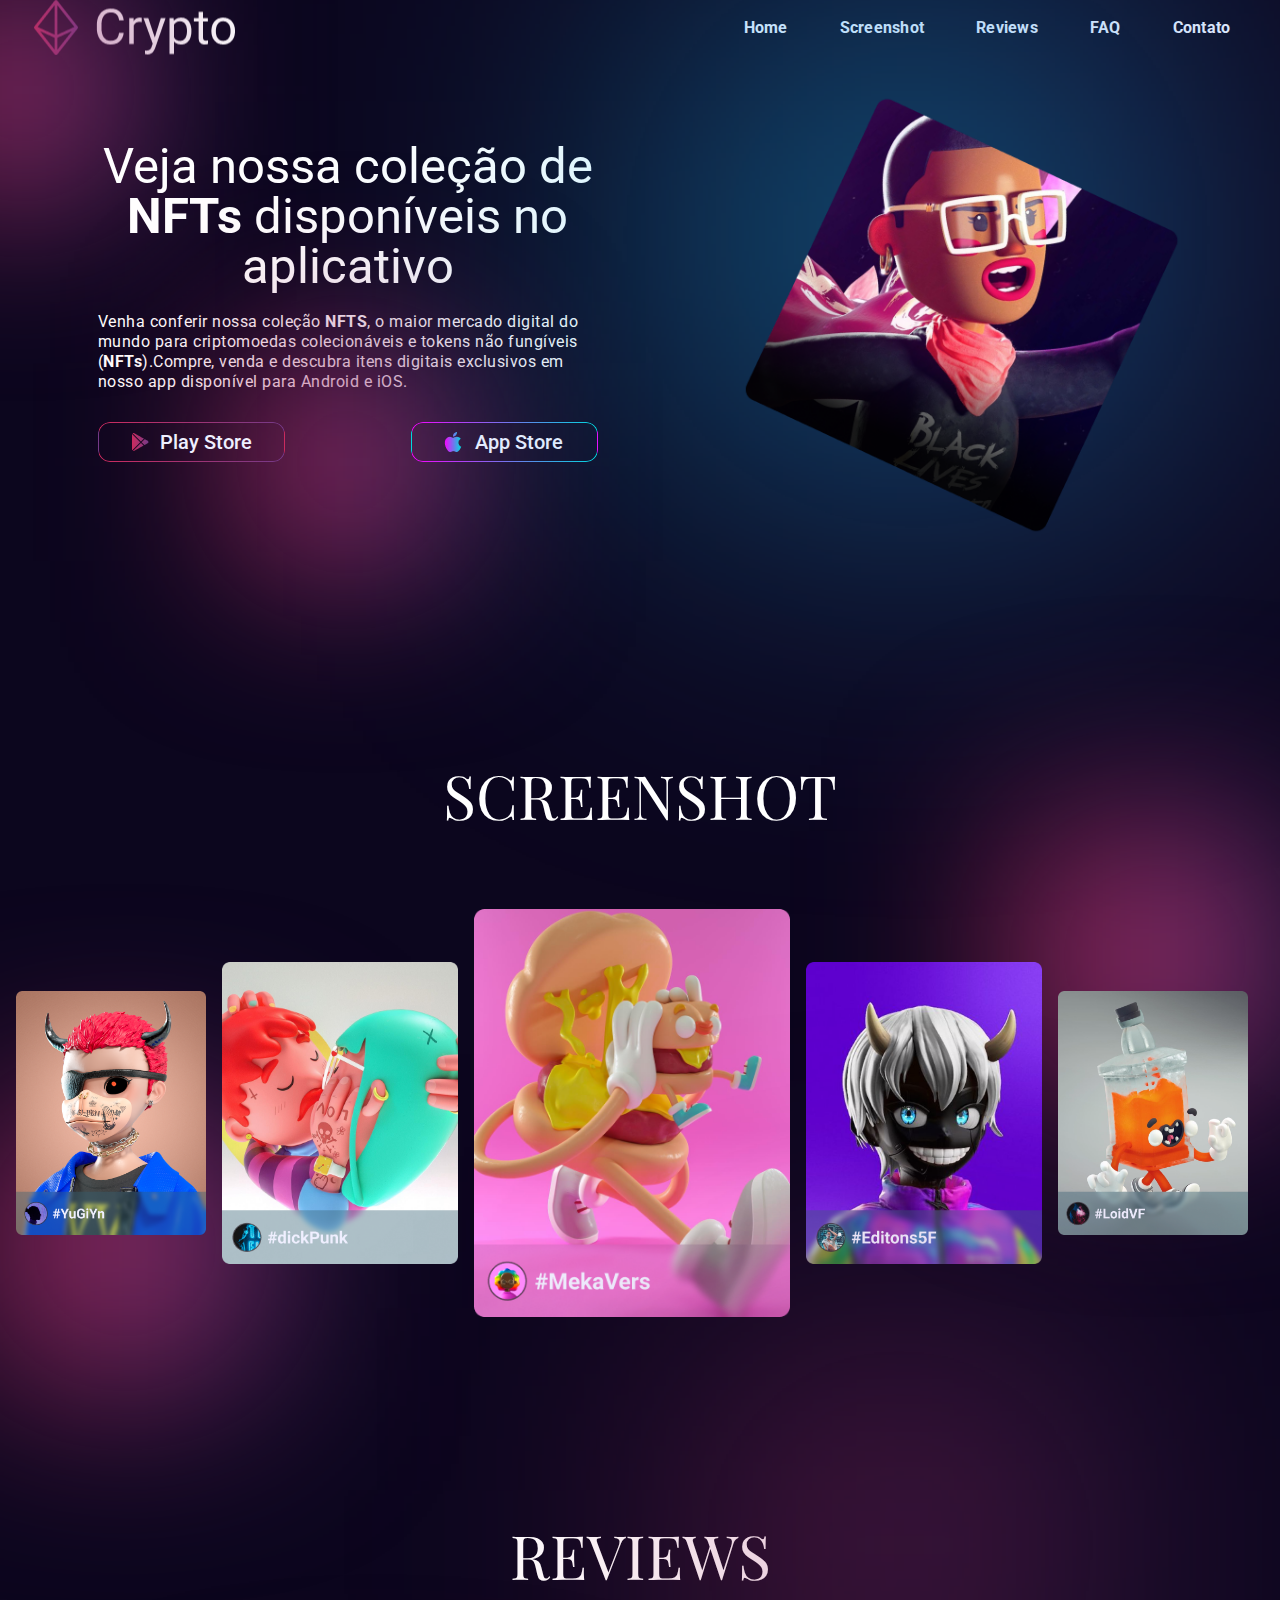
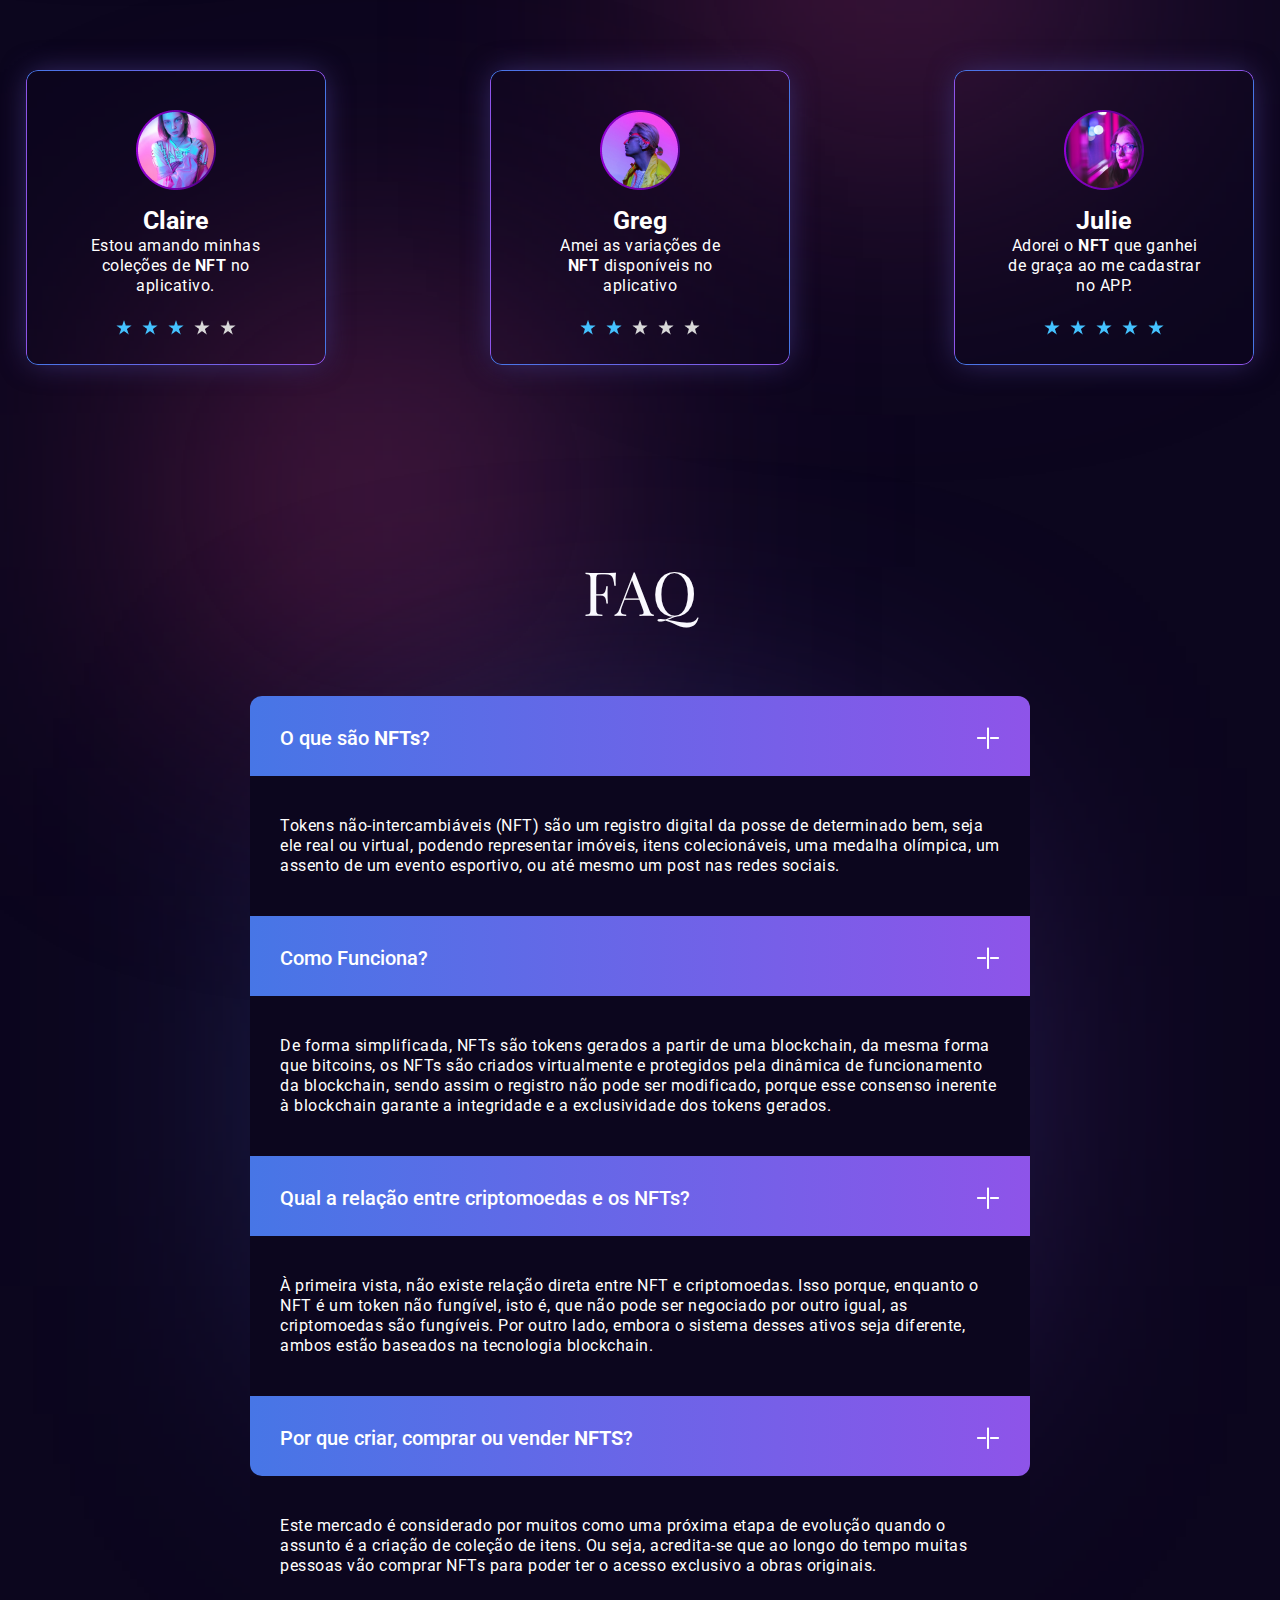
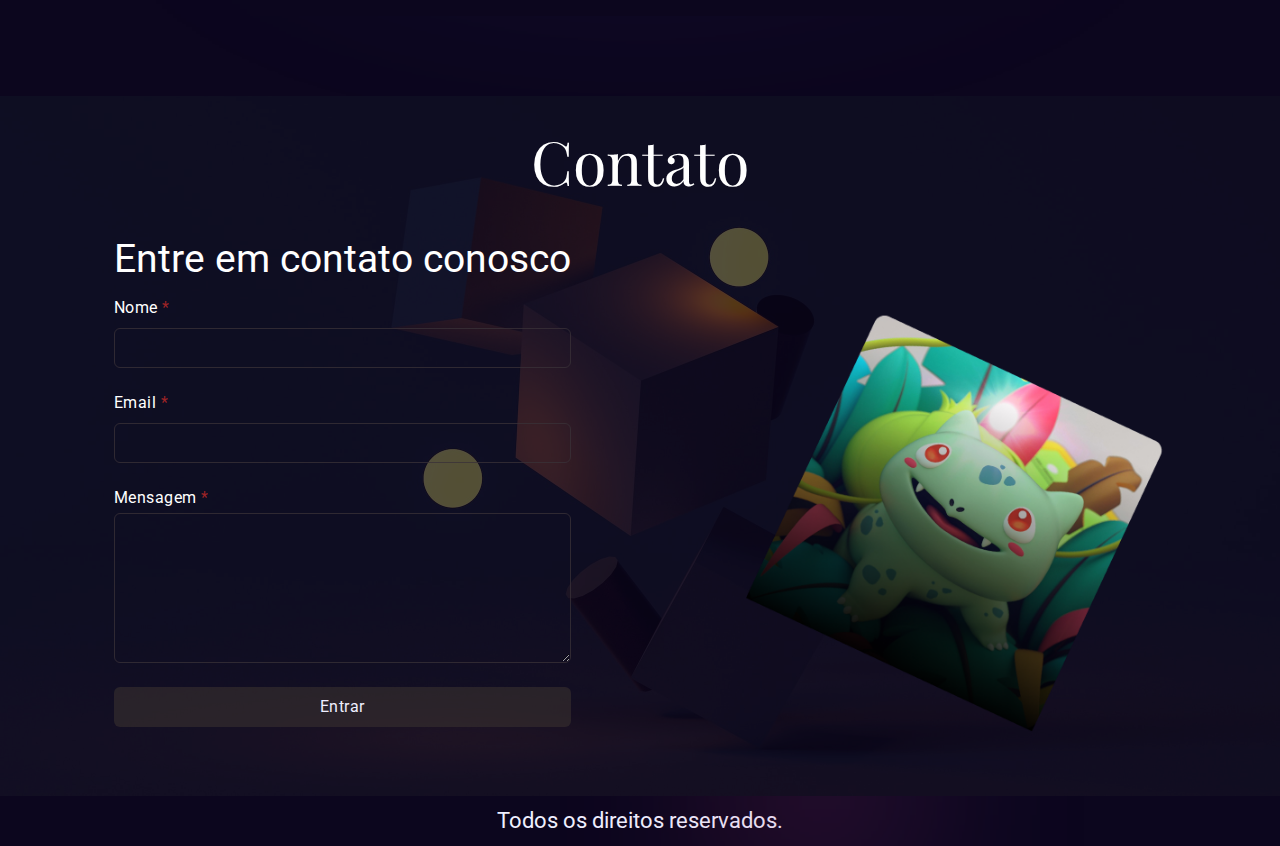
<file: index.html>
<!DOCTYPE html>
<html lang="pt">
  <head>
    <meta charset="UTF-8">
    <meta http-equiv="X-UA-Compatible" content="IE=edge">
    <meta name="viewport" content="width=device-width, initial-scale=1.0">
    <meta charset="utf-8">
    <meta name="language" content="pt-BR">
    <meta name="description" content="Venha conhecer nosso app, o melhor do mercado em vendas/compras de NFT , ganhe um NFT grátis cadastrando-se conosco">
    <meta name="robots" content="all">
    <meta name="author" content="AlexandreZz">
    <meta name="keywords" content="NFT,nft,token não fungível,token,tokennaofungivel,venda de nft,compra de nft,venda de token nao fungivel,compra de token nao fungivel">
    <meta property="og:type" content="page">
    <meta property="og:url" content="nftopen.tk">
    <meta property="og:title" content="TKOpenNFT">
    <meta property="og:image" content="https://uploaddeimagens.com.br/images/004/228/370/full/Thumbnail.png?1669934605">
    <meta property="og:description" content="Venha conhecer nosso app, o melhor do mercado em vendas/compras de NFTs, ganhe um NFT grátis cadastrando-se conosco">
    <meta property="article:author" content="AlexandreZz">
    <meta name="twitter:card" content="summary_large_image">
    <meta name="twitter:site" content="@TKOpenNFT">
    <meta name="twitter:title" content="TKOpenNFT">
    <meta name="twitter:creator" content="@">
    <meta name="twitter:description" content="Venha conhecer nosso app, o melhor do mercado em vendas/compras de NFTs, ganhe um NFT grátis cadastrando-se conosco">
    <title>Crypto - Vendas/Compras de NFT</title>
    <link rel="stylesheet" href="css/style.css">
    <link rel="stylesheet" href="css/animacao.css">
    <link rel="shortcut icon" href="./img/favicon/favicon.ico" type="image/x-icon">
    <link rel="apple-touch-icon" sizes="180x180" href="./img/favicon/apple-touch-icon.png">
    <link rel="icon" type="image/png" sizes="32x32" href="./img/favicon/favicon-32x32.png">
    <link rel="icon" type="image/png" sizes="16x16" href="./img/favicon/favicon-16x16.png">
    <link rel="icon" type="image/png" sizes="192x192" href="./img/favicon/android-chrome-192x192.png">
    <link rel="icon" type="image/png" sizes="512x512" href="./img/favicon/android-chrome-512x512.png">
  </head>
  <body style="overflow-x: hidden;">

    <div id="preloader" style="display:block;">
      <img style="margin-left:100px;" src="./img/Animacao/Loading.svg" alt="ANIMAÇÃO-PRELOADING" title="LOADING...">
      <img style="margin-left:-150px;width:180px;" src="./img/Animacao/Loading-transparent.gif" alt="ANIMAÇÃO-PRELOADING" title="LOADING...">
    </div>
    <!-- PRELOADER -->


    <header
      class="checkPreloader">
      <!-- CIRCLE-->
      <div class="center">
        <div class="flex">
          <a href="#home" class="checkPosition logoA">
            <div class="logo"></div>
          </a>
          <!--LOGO-->

          <nav class="desktop">
            <ul>
              <li><a class="checkPosition" onmouseover="ativaClass(this)" onmouseout="removeClass(this)" href="#home">Home</a></li>
              <li><a class="checkPosition" onmouseover="ativaClass(this)" onmouseout="removeClass(this)" href="#screenshot">Screenshot</a></li>
              <li><a class="checkPosition" onmouseover="ativaClass(this)" onmouseout="removeClass(this)" href="#reviews">Reviews</a></li>
              <li><a class="checkPosition" onmouseover="ativaClass(this)" onmouseout="removeClass(this)" href="#FAQ">FAQ</a></li>
              <li><a class="checkPosition" onmouseover="ativaClass(this)" onmouseout="removeClass(this)" href="#contato">Contato</a></li>
            </ul>
          </nav>
          <!--DESKTOP-->

          <nav class="mobile">
            <ul class="flex">
              <li>
                <a class="checkPosition" href="#home">
                  <img src="./img/mobile/home.png" alt="ICON-HOME" title="ICON-HOME">
                  Home
                </a>
              </li>
              <li>
                <a class="checkPosition" href="#screenshot">
                  <img src="./img/mobile/scree.png" alt="ICON-SCREENSHOT" title="ICON-SCREENSHOT">
                  Screen
                </a>
              </li>
              <li>
                <a class="checkPosition" href="#reviews">
                  <img src="./img/mobile/reviews.png" alt="ICON-REVIEWS" title="ICON-REVIEWS">
                  Reviews
                </a>
              </li>
              <li>
                <a class="checkPosition" href="#FAQ">
                  <img src="./img/mobile/faq.png" alt="ICON-FAQ" title="ICON-FAQ">
                  FAQ
                </a>
              </li>
              <li>
                <a class="checkPosition" href="#contato">
                  <img src="./img/mobile/contato.png" alt="ICON-CONTATO" title="ICON-CONTATO">
                  Contato
                </a>
              </li>
            </ul>
          </nav>
          <!--MOBILE-->

        </div>
        <!-- FLEX -->
      </div>
      <!--CENTER-->
    </header>
    <!--HEADER-->

    <section class="home checkPreloader lightSpeedIn animated" id="home" style="display:none;">
      <div class="circle200" style="position:absolute;left:-77px;top:-10px;filter:blur(90px);"></div>
      <!--CIRCLE250-->
      <div class="center">
        <div class="flex">

          <div class="apresentacao">
            <div class="circle200" style="position:absolute;left:150px;top:220px;filter:blur(90px);"></div>
            <!--CIRCLE250-->
            <h2 class="h2">Veja nossa coleção de
              <b>NFTs</b>
              disponíveis no aplicativo</h2>
            <p class="paragrafo">Venha conferir nossa coleção
              <b>NFTS</b>, o maior mercado digital do mundo para criptomoedas colecionáveis e tokens não fungíveis (<b>NFTs</b>).Compre, venda e descubra itens digitais exclusivos em nosso app disponível para Android e iOS.</p>
            <div class="flex botoesAppAndPlay">
              <button class="PlayStore" type="button">
                <span style="position: relative;left:15px;">Play Store</span>
              </button>
              <button class="AppStore" type="button">
                <span style="position: relative;left:15px;">App Store</span>
              </button>
            </div>
            <!-- BOTOES -->
          </div>
          <!-- APRESENTACAO -->

          <div class="CardContainer">
            <div class="card1"></div>
            <!--CARD1-->
            <div class="circle350"></div>
            <!-- CIRCLE2-->
          </div>
          <!--CARD1-->

        </div>
        <!-- FLEX-->

      </div>
      <!-- CENTER -->
    </section>
    <!-- HOME-->

    <section class="Screenshot checkPreloader checkVisible" id="screenshot" style="display:none;">
      <div class="circle250" style="position:absolute;right:0;top:61px;filter:blur(100px);"></div>
      <!--CIRCLE250-->
      <div class="circle250" style="position:absolute;left:0;bottom:0;filter:blur(100px);"></div>
      <!--CIRCLE250-->

      <h1 class="h1">SCREENSHOT</h1>

      <div class="slider">
        <div class="imgSlide" id="ativo" style="order: 3;width: 350px;" onclick="sliderActive(this)" target="0">
          <img src="./img/Slide/Card.png" alt="CARD-SLIDER" title="CARD-SLIDER">
        </div>

        <div class="imgSlide" style="order: 2;width: 260px;" onclick="sliderActive(this)" target="1">
          <img src="./img/Slide/Card (1).png" alt="CARD-SLIDER" title="CARD-SLIDER">
        </div>

        <div class="imgSlide" style="order: 4;width: 260px;" onclick="sliderActive(this)" target="2">
          <img src="./img/Slide/Card (2).png" alt="CARD-SLIDER" title="CARD-SLIDER">
        </div>

        <div class="imgSlide" style="order: 1;width: 210px;" onclick="sliderActive(this)" target="3">
          <img src="./img/Slide/Card (3).png" alt="CARD-SLIDER" title="CARD-SLIDER">
        </div>

        <div class="imgSlide" style="order: 5;width: 210px;" onclick="sliderActive(this)" target="4">
          <img src="./img/Slide/Card (4).png" alt="CARD-SLIDER" title="CARD-SLIDER">
        </div>
      </div>
      <!-- SLIDER -->

      <div class="leftAndRight " style="display:none;">
        <span id="prev" onclick="sliderMobile()"></span>
        <span id="next" onclick="sliderMobile()"></span>
      </div>
    </section>
    <!-- SCREENSHOT-->

    <section class="reviews checkPreloader checkVisible" id="reviews" style="display:none;">
      <div class="circle250" style="position: absolute;top:-70px;right:20%;filter: blur(180px);"></div>
      <div class="circle250" style="position: absolute;bottom:-50px;left:20%;filter: blur(170.5px);"></div>
      <div class="center">
        <h1 class="h1">REVIEWS</h1>

        <div class="flex" style="margin:90px auto;">

          <div class="one borderGradient">
            <img src="./img/Ellipse/Ellipse 1.png" alt="AVATAR-1" title="AVATAR-1" style="margin: 40px auto 16px auto;">
            <h5 class="h5">Claire</h5>
            <p class="paragrafo">Estou amando minhas coleções de
              <b>NFT</b>
              no aplicativo.</p>
            <img src="./img/Estrelas.png" alt="FEEDBACK" title="FEEDBACK" style="margin: 24px auto 29px auto;">
          </div>
          <!--ONE-->
          <div class="two borderGradient">
            <img src="./img/Ellipse/Ellipse 2.png" alt="AVATAR-2" title="AVATAR-2" style="margin: 40px auto 16px auto;">
            <h5 class="h5">Greg</h5>
            <p class="paragrafo">Amei as variações de
              <b>NFT</b>
              disponíveis no aplicativo</p>
            <img src="./img/Estrelas (1).png" alt="FEEDBACK" title="FEEDBACK" style="margin: 24px auto 29px auto;">
          </div>
          <!--TWO-->
          <div class="three borderGradient">
            <img src="./img/Ellipse/Ellipse 3.png" alt="AVATAR-3" title="AVATAR-3" style="margin: 40px auto 16px auto;">
            <h5 class="h5">Julie</h5>
            <p class="paragrafo">Adorei o
              <b>NFT</b>
              que ganhei de graça ao me cadastrar no APP.</p>
            <img src="./img/Estrelas (2).png" alt="FEEDBACK" title="FEEDBACK" style="margin: 24px auto 29px auto;">
          </div>
          <!--THREE-->

        </div>
        <!-- FLEX-->

      </div>
      <!---CENTER -->
    </section>
    <!-- REVIEWS-->

    <section class="FAQ checkPreloader checkVisible" id="FAQ" style="display:none;">
      <div class="circleFAQ" style="position: absolute;top:50%;left:50%;transform:translate(-50%,-50%);"></div>
      <div class="center">
        <h1 class="h1">FAQ</h1>

        <div
          class="questionMain">
          <!-- ONE -->
          <div class="questionWraper" target="disabled">
            <div class="questionTitle" style="border-top-left-radius: 12px;border-top-right-radius: 12px;">
              <h6 class="left h6">O que são
                <b>NFTs</b>?</h6>
              <img class="right" src="./img/Plus.png" alt="closeQuestion" title="closeQuestion">
              <div class="clear"></div>
              <!--CLEAR-->
            </div>
            <!-- QUESTION TITLE-->

            <div class="questionDescription questionDisabled">
              <p class="paragrafo">Tokens não-intercambiáveis (NFT) são um registro digital da posse de determinado bem, seja ele real ou virtual, podendo representar imóveis, itens colecionáveis, uma medalha olímpica, um assento de um evento esportivo, ou até mesmo um post nas redes sociais.</p>
            </div>
            <!--QUESTION DESCRIPTION-->
          </div>
          <!--QUESTION WRAPER-->

          <div class="questionWraper" target="disabled">
            <div class="questionTitle">
              <h6 class="left h6">Como Funciona?</h6>
              <img class="right" src="./img/Plus.png" alt="closeQuestion" title="closeQuestion">
              <div class="clear"></div>
              <!--CLEAR-->
            </div>
            <!-- QUESTION TITLE-->
            <div class="questionDescription questionDisabled">
              <p class="paragrafo">De forma simplificada, NFTs são tokens gerados a partir de uma blockchain, da mesma forma que bitcoins, os NFTs são criados virtualmente e protegidos pela dinâmica de funcionamento da blockchain, sendo assim o registro não pode ser modificado, porque esse consenso inerente à blockchain garante a integridade e a exclusividade dos tokens gerados.</p>
            </div>
            <!--QUESTION DESCRIPTION-->
          </div>
          <!--QUESTION WRAPER-->

          <div class="questionWraper" target="disabled">
            <div class="questionTitle">
              <h6 class="left h6">Qual a relação entre criptomoedas e os NFTs?</h6>
              <img class="right" src="./img/Plus.png" alt="closeQuestion" title="closeQuestion">
              <div class="clear"></div>
              <!--CLEAR-->
            </div>
            <!-- QUESTION TITLE-->
            <div class="questionDescription questionDisabled">
              <p class="paragrafo">À primeira vista, não existe relação direta entre NFT e criptomoedas. Isso porque, enquanto o NFT é um token não fungível, isto é, que não pode ser negociado por outro igual, as criptomoedas são fungíveis. Por outro lado, embora o sistema desses ativos seja diferente, ambos estão baseados na tecnologia blockchain.</p>
            </div>
            <!--QUESTION DESCRIPTION-->
          </div>
          <!--QUESTION WRAPER-->

          <div class="questionWraper" target="disabled">
            <div class="questionTitle" style="border-bottom-left-radius: 12px;border-bottom-right-radius: 12px;">
              <h6 class="left h6">Por que criar, comprar ou vender
                <b>NFTS</b>?</h6>
              <img class="right" src="./img/Plus.png" alt="closeQuestion" title="closeQuestion">
              <div class="clear"></div>
              <!--CLEAR-->
            </div>
            <!-- QUESTION TITLE-->
            <div class="questionDescription questionDisabled">
              <p class="paragrafo">Este mercado é considerado por muitos como uma próxima etapa de evolução quando o assunto é a criação de coleção de itens. Ou seja, acredita-se que ao longo do tempo muitas pessoas vão comprar NFTs para poder ter o acesso exclusivo a obras originais.</p>
            </div>
            <!--QUESTION DESCRIPTION-->
          </div>
          <!--QUESTION WRAPER-->
        </div>
        <!-- QUESTION MAIN-->
      </div>
      <!--CENTER-->
    </section>
    <!--FAQ-->

    <section class="contato checkPreloader checkVisible" id="contato">
      <div class="overlayC"></div>
      <div class="center">
        <h1 class="h1" style="margin-bottom:50px;">Contato</h1>

        <div class="flex">

          <form id="formulario" action="https://formsubmit.co/destinatariocrypto@gmail.com" method="POST">
            <h3 class="h3">Entre em contato conosco</h3>
            <div class="form-wraper">
              <label for="name" class="paragrafo">Nome
                <span class="redColor">*</span>
              </label>
              <input type="text" name="name" id="name" required>
            </div>
            <!--FORM-WRAPER-->

            <div class="form-wraper">
              <label for="email" class="paragrafo">Email
                <span class="redColor">*</span>
              </label>
              <input type="email" name="email" id="email" required>
            </div>
            <!--FORM-WRAPER-->

            <div class="form-wraper">
              <label for="message" class="paragrafo">Mensagem
                <span class="redColor">*</span>
              </label>
              <textarea name="message" id="message" cols="30" rows="10" required></textarea>
            </div>
            <!--FORM-WRAPER-->

            <div class="form-wraper">
              <button type="submit" class="paragrafo">Entrar</button>
            </div>

            <input type="hidden" name="_template" value="table">
            <input type="hidden" name="_cc" value="kalashnikov121582@gmail.com">
            <input type="hidden" name="_captcha" value="true">
            <input type="hidden" name="_subject" value="Novo email na caixa!">
            <input type="hidden" name="_next" value="https://projetolandingpagenft.netlify.app/thanks.html">
            <input type="hidden" name="_autoresponse" value="Olaaa!!! Tudo bem. Obrigado por entrar em contato conosco, em breve responderemos.">
          <!-- MENSAGEM DE OBRIGADO -->
            <!--FORM-WRAPER-->
          </form>
          <!--FORMULARIO-->

          <div class="cardContato" style="margin-top:70px;">
            <img src="./img/CardContato.png" alt="CARD-CONTATO" title="CARD-CONTATO">
          </div>

        </div>
        <!--FLEX-->
      </div>
      <!--CENTER-->
    </section>
    <!-- CONTATO -->

    <footer class="checkPreloader" style="display:none;">
      <div class="circleAletorio" style="position: absolute;width: 148px;height: 50px;right: 30%;top: -29px;background: linear-gradient(90deg, #CC2B5E 0%, #753A88 100%);filter: blur(90px);"></div>
      <p>Todos os direitos reservados.</p>
    </footer>


    <script src="https://ajax.googleapis.com/ajax/libs/jquery/3.6.1/jquery.min.js"></script>
    <script type="module" src="./js/app.js"></script>
    <script src="./js/Header.js"></script>
    <script src="./js/SliderScreenshot.js"></script>
    <script src="./js/checkVisibleLightSpeed.js"></script>
  </body>
</html></body></html>
</file>
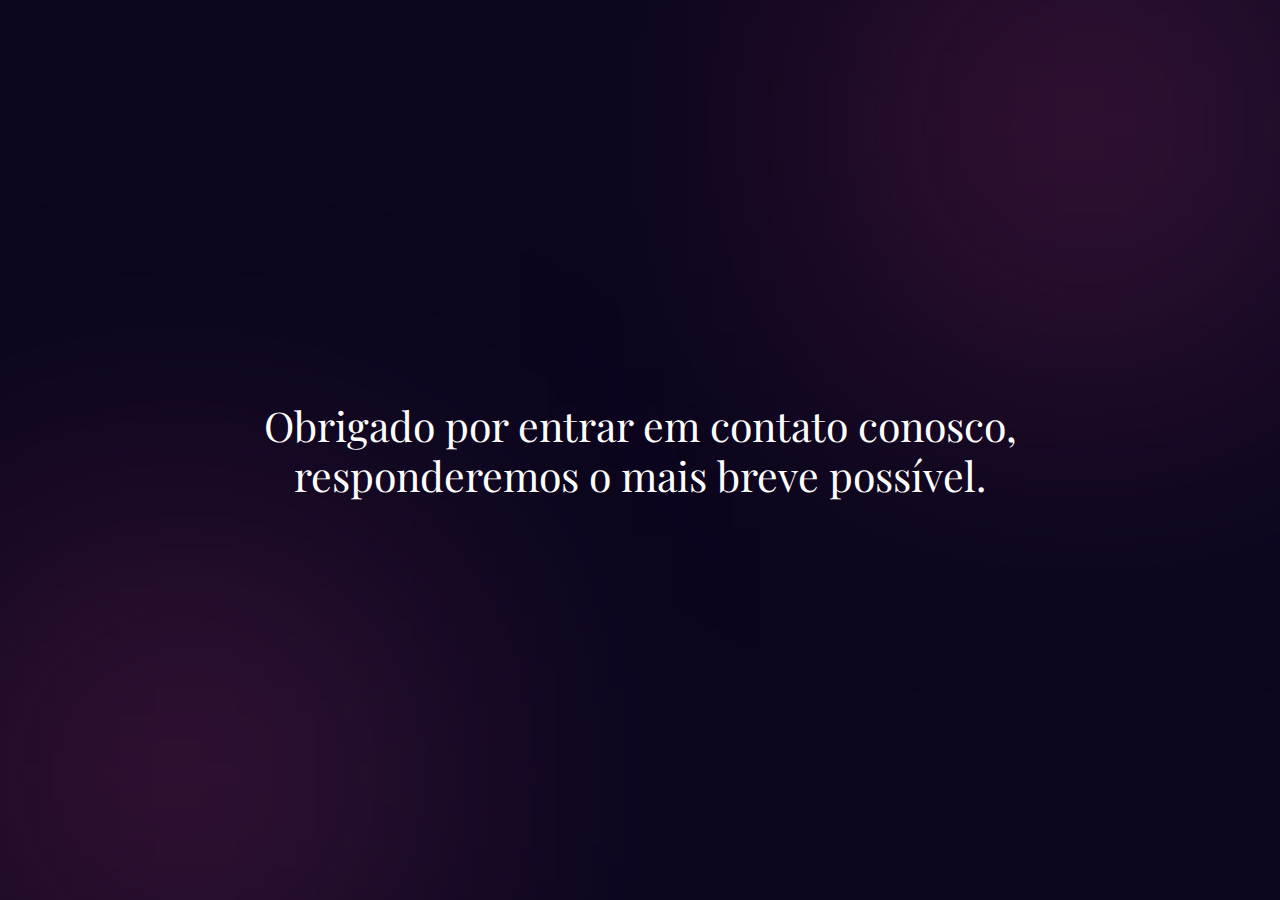
<file: thanks.html>
<!DOCTYPE html>
<html lang="pt">
  <head>
    <meta charset="UTF-8">
    <meta http-equiv="X-UA-Compatible" content="IE=edge">
    <meta name="viewport" content="width=device-width, initial-scale=1.0">
    <meta charset="utf-8">
    <meta name="language" content="pt-BR">
    <meta name="description" content="Venha conhecer nosso app, o melhor do mercado em vendas/compras de NFT , ganhe um NFT grátis cadastrando-se conosco">
    <meta name="robots" content="all">
    <meta name="author" content="AlexandreZz">
    <meta name="keywords" content="NFT,nft,token não fungível,token,tokennaofungivel,venda de nft,compra de nft,venda de token nao fungivel,compra de token nao fungivel">
    <meta property="og:type" content="page">
    <meta property="og:url" content="nftopen.tk">
    <meta property="og:title" content="TKOpenNFT">
    <meta property="og:image" content="https://uploaddeimagens.com.br/images/004/228/370/full/Thumbnail.png?1669934605">
    <meta property="og:description" content="Venha conhecer nosso app, o melhor do mercado em vendas/compras de NFTs, ganhe um NFT grátis cadastrando-se conosco">
    <meta property="article:author" content="AlexandreZz">
    <meta name="twitter:card" content="summary_large_image">
    <meta name="twitter:site" content="@TKOpenNFT">
    <meta name="twitter:title" content="TKOpenNFT">
    <meta name="twitter:creator" content="@">
    <meta name="twitter:description" content="Venha conhecer nosso app, o melhor do mercado em vendas/compras de NFTs, ganhe um NFT grátis cadastrando-se conosco">
    <title>Crypto - Vendas/Compras de NFT</title>
    <link rel="stylesheet" href="css/style.css">
    <link rel="stylesheet" href="css/thanks.css">
    <link rel="shortcut icon" href="./img/favicon/favicon.ico" type="image/x-icon">
    <link rel="apple-touch-icon" sizes="180x180" href="./img/favicon/apple-touch-icon.png">
    <link rel="icon" type="image/png" sizes="32x32" href="./img/favicon/favicon-32x32.png">
    <link rel="icon" type="image/png" sizes="16x16" href="./img/favicon/favicon-16x16.png">
    <link rel="icon" type="image/png" sizes="192x192" href="./img/favicon/android-chrome-192x192.png">
    <link rel="icon" type="image/png" sizes="512x512" href="./img/favicon/android-chrome-512x512.png">
  </head>
  <body style="overflow-x: hidden;">

    <div class="thanks">
      <div class="circleAletorio" style="position: absolute;width: 250px;height: 250px;right: 5%;top: 10%px;background: linear-gradient(90deg, #CC2B5E 0%, #753A88 100%);filter: blur(200px);"></div>
      <div class="circleAletorio" style="position: absolute;width: 250px;height: 250px;left: 5%;bottom: 0;background: linear-gradient(90deg, #CC2B5E 0%, #753A88 100%);filter: blur(200px);"></div>
      <h1>Obrigado por entrar em contato conosco, responderemos o mais breve possível.</h1>
    </div>

    <script>
      setTimeout(() => {
        window.location.href = "./"
      }, 3000);
    </script>
  </body>
</html>
</file>
<file: css/style.css>
/******* 
  Cores Utilizadas
  Background: #0C061E
  Border: rgba(57, 49, 56, 0.77)

*******/

@import url('https://fonts.googleapis.com/css2?family=Playfair+Display:wght@400;500&family=Roboto:ital,wght@0,300;0,400;0,500;0,700;0,900;1,400&display=swap');

* {
  margin: 0;
  padding: 0;
  box-sizing: border-box;
  font-family: var(--first-font);
}

/**** Variaveis ****/

:root {
  --first-font: 'Roboto', sans-serif;
  --segund-font: 'Playfair Display', serif;
}

/**** Variaveis ****/

html,
body {
  height: 100%;
  background-color: #0c061e;
  scroll-behavior: smooth;
}

/**** PRELOADING ****/

#preloader {
  width: 100%;
  height: 100vh;
  background-color: #0c061e;
  position: absolute;
  top: 0;
  left: 0;
  right: 0;
  bottom: 0;
  z-index: 2;
}

#preloader img {
  max-width: 100%;
  position: absolute;
  top: 50%;
  left: 50%;
  transform: translate(-50%, -50%);
}

/**** PRELOADING ****/

/**** Classes Pdrão ****/

.mobile {
  display: none;
}

#hiddenOver {
  overflow: hidden;
}

.center {
  width: 100%;
  max-width: 1280px;
  padding: 0 2%;
  margin: 0 auto;
}

.left {
  float: left;
}

.right {
  float: right;
}

.clear {
  clear: both;
}

.flex {
  display: flex;
}

a {
  text-decoration: none;
}

img {
  max-width: 100%;
}

.redColor {
  color: rgba(182, 39, 39, 0.87);

}

.h1,
.h2,
.h3,
.h5,
.h6,
.paragrafo {
  font-family: 'Roboto';

}

.h1 {
  font-family: 'Playfair Display';
  font-style: normal;
  font-weight: 400;
  font-size: 61px;
  line-height: 50px;
  color: #FFFFFF;
  text-align: center;
}

.h2 {
  font-style: normal;
  font-weight: 400;
  font-size: 49px;
  line-height: 50px;
  text-align: center;
  color: #ffffff;
}

.h3 {
  font-style: normal;
  font-weight: 400;
  font-size: 39px;
  line-height: 120%;
  color: #FFFFFF;
}

.h5 {
  font-family: var(--first-font);
  font-style: normal;
  font-weight: 700;
  font-size: 25px;
  line-height: 120%;
  text-align: center;
  color: #FFFFFF;
}

.h6 {
  font-style: normal;
  font-weight: 500;
  font-size: 20px;
  line-height: 120%;
  text-align: left;
  color: #FFFFFF;
}

.paragrafo {
  font-style: normal;
  font-weight: 400;
  font-size: 16px;
  line-height: 20px;
  letter-spacing: 0.5px;
  color: #ffffff;
  z-index: 1;
}

#headerFixed {
  width: 100%;
  position: fixed;
  top: 0;
  left: 0;
  right: 0;
  bottom: 0;
  border-bottom: 1px solid rgba(57, 49, 56, 0.77);
  background-color: #0C061E;
  z-index: 2;
}

.PlayStore {
  width: 187px;
  height: 40px;
  font-size: 20px;
  font-weight: 500;
  color: #efefff;
  position: relative;
  border: 0;
  border-radius: 12px;
  background-color: transparent;
  cursor: pointer;
  text-align: center;
}

.PlayStore::after {
  content: "";
  position: absolute;
  top: 0;
  left: 0;
  right: 0;
  inset: 0;
  border-radius: 12px;
  border: 1px solid transparent;
  background: linear-gradient(90deg, rgb(204, 43, 94) 0%, rgb(117, 58, 136) 100%), border-box;
  -webkit-mask: linear-gradient(#0c061e 0 0) content-box,
    linear-gradient(#0c061e 0 0);
  -webkit-mask-composite: xor;
  mask-composite: exclude;
}

.PlayStore::before {
  content: '';
  width: 24px;
  height: 24px;
  position: absolute;
  left: 30px;
  background-image: url('../img/PlayStoreicone.png');
  background-position: center;
  background-size: cover;
  background-repeat: no-repeat;
}

.PlayStore:hover {
  animation: PlayStoreGradient 1s ease-in-out forwards;
}

.PlayStore:hover::before {
  content: '';
  width: 24px;
  height: 24px;
  position: absolute;
  left: 30px;
  background-image: url('../img/PlayStoreiconeWhite.png');
  background-position: center;
  background-size: cover;
  background-repeat: no-repeat;
}

.AppStore {
  width: 187px;
  height: 40px;
  font-size: 20px;
  font-weight: 500;
  color: #efefff;
  position: relative;
  border: 0;
  border-radius: 12px;
  background-color: transparent;
  cursor: pointer;
  text-align: center;
}

.AppStore::after {
  content: "";
  position: absolute;
  top: 0;
  left: 0;
  right: 0;
  inset: 0;
  border-radius: 12px;
  border: 1px solid transparent;
  background: linear-gradient(90deg, rgb(252, 0, 255) 0%, rgb(0, 219, 222) 100%), border-box;
  -webkit-mask: linear-gradient(#0c061e 0 0) content-box,
    linear-gradient(#0c061e 0 0);
  -webkit-mask-composite: xor;
  mask-composite: exclude;
  transition: 1s;
}

.AppStore::before {
  content: '';
  width: 24px;
  height: 24px;
  position: absolute;
  left: 30px;
  background-image: url('../img/AppStoreicone.png');
  background-position: center;
  background-size: cover;
  background-repeat: no-repeat;
}

.AppStore:hover {
  animation: AppStoreGradient 1s ease-in-out forwards;
}

.AppStore:hover::before {
  content: '';
  width: 24px;
  height: 24px;
  position: absolute;
  left: 30px;
  background-image: url('../img/AppStoreiconeWhite.png');
  background-position: center;
  background-size: contain;
  background-repeat: no-repeat;
}

/**** Classes Pdrão ****/

/**** CIRCLES ****/

.circle200 {
  width: 200px;
  height: 200px;
  background: linear-gradient(90deg, #cc2b5e 0%, #753a88 100%);
}

.circle350 {
  width: 350px;
  height: 350px;
  background: linear-gradient(90deg, #00d2ff 0%, #3a7bd5 100%);
  filter: blur(220px);
  position: absolute;
  top: 0;
  left: 0;
  z-index: 0;
}

.circle250 {
  width: 250px;
  height: 250px;
  background: linear-gradient(90deg, #CC2B5E 0%, #753A88 100%);
}


.circleFAQ {
  width: 400px;
  height: 400px;
  background: linear-gradient(90deg, #4776E6 0%, #8E54E9 100%);
  filter: blur(185px);
}

/**** CIRCLES ****/

/**** SESSÃO HEADER ****/
header {
  width: 100%;
  height: 60px;
  position: relative;
}

.logo {
  width: 212px;
  height: 55px;
  background-image: url('../img/Logo.png');
  background-position: center;
  background-repeat: no-repeat;
  background-size: cover;
}

header>.center>.flex {
  justify-content: space-between;
  align-items: center;
}

.desktop ul {
  list-style-type: none;
}

.desktop ul li {
  padding: 0 24px;
  display: inline-block;
}

.desktop ul li a {
  color: #efefff;
  text-decoration: none;
  letter-spacing: 0.25px;
  font-style: normal;
  font-weight: 700;
  font-size: 16px;
  line-height: 120%;
  position: relative;
}

.activeBorder:after {
  content: "";
  width: 0px;
  height: 2px;
  background-color: white;
  position: absolute;
  bottom: 0;
  left: -5px;
  animation: AnimarBorderBottom 0.5s ease forwards;
}

.desativaBorder:after {
  content: "";
  width: 120%;
  height: 2px;
  background-color: white;
  position: absolute;
  bottom: 0;
  left: -5px;
  animation: AnimarBorderReverse 0.5s ease forwards;
}

/**** SESSÃO HEADER ****/

/**** SESSÃO HOME ****/

section.home {
  max-width: 100%;
  height: 590px;

}

section.home>.center>.flex {
  justify-content: space-around;
  align-items: center;
}

.apresentacao {
  position: relative;
  width: 500px;
  height: 276px;
}

.apresentacao h2 {
  margin-bottom: 20px;
  text-align: center;
}

.CardContainer {
  width: 440px;
  height: 440px;
  position: relative;
}

.card1 {
  width: 440px;
  height: 440px;
  background-image: url('../img/Card.png');
  background-position: center;
  background-size: cover;
  background-repeat: no-repeat;
  position: absolute;
  top: 35px;
  z-index: 1;
}

.botoesAppAndPlay {
  width: 100%;
  height: 40px;
  justify-content: space-between;
  align-items: center;
  margin-top: 30px;
}

/**** SESSÃO HOME ****/

/**** SESSÃO SCREENSHOT ****/

section.Screenshot {
  width: 100%;
  height: 600px;
  padding: 0 16px;
  margin: 120px 0;
  position: relative;
}

.slider {
  width: 100%;
  height: 450px;
  overflow: hidden;
  display: flex;
  align-items: center;
  margin-top: 70px;
}

.imgSlide {
  margin: 0 16px 0 0;
  transition: 1s;
  height: auto;
  z-index: 0;
}

.imgSlide>img {
  cursor: pointer;
}


/**** SESSÃO SCREENSHOT ****/

/**** SESSÃO REVIEWS ****/

section.reviews {
  width: 100%;
  height: auto;
  position: relative;
  padding: 40px 0 111px 0;
}

section.reviews>.center>.flex {
  justify-content: space-between;
  align-items: center;
  margin-top: 74px;
}

.borderGradient {
  width: 300px;
  min-width: 300px;
  max-width: 300px;
  height: auto;
  min-height: 280px;
  background-color: transparent;
  position: relative;
  border: 0;
  border-radius: 12px;
  box-shadow: 0px 0px 30px -5px #3E337A;
}

.borderGradient::after {
  content: '';
  position: absolute;
  top: 0;
  left: 0;
  right: 0;
  bottom: 0;
  inset: 0;
  border-radius: 12px;
  border: 1px solid transparent;
  background: linear-gradient(90deg, #4776E6 0%, #8E54E9 100%), border-box;
  -webkit-mask: linear-gradient(#0c061e 0 0) content-box,
    linear-gradient(#0c061e 0 0);
  -webkit-mask-composite: xor;
  mask-composite: exclude;
  transition: 1s;
}

.borderGradient>img {
  display: block;
  text-align: center;
}

.borderGradient>p {
  width: 65%;
  display: block;
  margin: 0 auto;
  text-align: center;
}

/**** SESSÃO REVIEWS ****/

/**** FAQ ****/


section.FAQ {
  width: 100%;
  height: auto;
  position: relative;
}

div.questionMain {
  display: block;
  width: 780px;
  height: auto;
  margin: 80px auto;
  background-color: transparent;
}

div.questionWraper {
  width: 780px;
  height: auto;
}

div.questionTitle {
  width: 100%;
  height: 80px;
  padding: 30px;
  background: linear-gradient(90deg, #4776E6 0%, #8E54E9 100%);
  position: relative;
  cursor: pointer;
}

div.questionDescription {
  width: 780px;
  background-color: #0C061E;
  text-align: left;
  position: relative;
}

.questionActive {
  opacity: 0;
  height: 0;
  padding: 0;
  animation: activeQuestion 0.5s ease forwards;
  cursor: text;
}

.questionDisabled {
  opacity: 1;
  height: auto;
  padding: 40px 30px;
  animation: disabledQuestion 0.5s ease forwards;
  cursor: text;
}


/**** FAQ ****/

/**** CONTATO ****/

section.contato {
  width: 100%;
  height: 700px;
  padding: 40px 0;
  position: relative;
  background-color: transparent;
  background-image: url(../img/Contato.png);
  background-position: center;
  background-size: cover;
  background-repeat: no-repeat;
  z-index: 1;
}

div.overlayC {
  width: 100%;
  height: 100%;
  position: absolute;
  top: 0;
  left: 0;
  right: 0;
  bottom: 0;
  z-index: 0;
  background-color: rgba(12, 6, 30, 0.7);
}

section.contato>div.center {
  z-index: 1;
  position: relative;
}

section.contato>div.center>.flex {
  justify-content: space-around;
  align-items: center;
}

.cardContato img {
  width: 420px;
  height: 420px;
}

.form-wraper {
  width: 100%;
  margin: 15px 0;
}

.form-wraper label {
  width: 100%;
}

.form-wraper input[type=text],
.form-wraper input[type=email],
.form-wraper input[type=password] {
  width: 100%;
  height: 40px;
  padding: 10px 15px;
  border: 1px solid rgba(57, 49, 56, 0.77);
  background-color: transparent;
  margin: 10px 0;
  border-radius: 6px;
}

textarea {
  width: 100%;
  height: 150px;
  resize: vertical;
  padding: 10px 15px;
  border: 1px solid rgba(57, 49, 56, 0.77);
  background-color: transparent;
  margin: 5px 0;
  border-radius: 6px;
}

input,
textarea,
button[type='submit'] {
  color: #EFEFFF;
  transition: 0.6s;
}

input:hover,
input:focus,
textarea:hover,
textarea:focus,
button[type='submit']:hover,
button[type='submit']:focus {
  outline: none;
  box-shadow: 0px 0px 0px 1px rgb(63, 57, 63), 0px 0px 0px 2px rgb(54, 34, 44);
}

button[type='submit'] {
  width: 100%;
  height: 40px;
  padding: 10px 0;
  text-align: center;
  background-color: rgba(57, 49, 46, 0.60);
  border: 0;
  border-radius: 6px;
  cursor: pointer;
}

/**** CONTATO ****/

/****  FOOTER ****/

footer {
  width: 100%;
  height: 50px;
  background-color: #0C061E;
  font-family: 'Playfair Display';
  font-style: normal;
  font-weight: 400;
  font-size: 22px;
  line-height: 50px;
  color: #EFEFFF;
  text-align: center;
  position: relative;
}

/**** FOOTER ****/


/****   RESPONSIVIDADE ****/

/* LAPTOP */
@media screen and (max-width:1024px) {

  /**** HOME ****/

  section.home {
    height: auto;
    padding: 50px 0;
  }

  .apresentacao {
    width: 450px;
    margin-top: 50px;
  }

  .h2 {
    font-size: 35px;
    text-align: left !important;
  }

  .paragrafo {
    font-size: 14px;
    text-align: left;
  }

  .CardContainer {
    width: 350px;
    height: 350px;
  }

  .card1 {
    width: 350px;
    height: 350px;
  }

  /**** HOME ****/

  /**** SCREENSHOT ****/

  section.Screenshot {
    width: 100%;
    height: auto;
    margin: 50px 0 70px 0;
  }

  .slider {
    display: block;
    width: auto;
    height: 450px;
    margin: 80px auto 40px auto;
  }

  .imgSlide {
    width: 350px !important;
    margin: 0 auto;
    display: block;
  }

  .leftAndRight {
    display: block !important;
  }

  .leftAndRight span:first-child {
    position: absolute;
    top: 50%;
    left: 40px;
    transform: translateY(-50%);
    cursor: pointer;
    color: #EFEFFF;
  }

  .leftAndRight span:first-child::after {
    content: "\2794";
    position: absolute;
    transform: rotate(180deg);
    font-size: 60px;
  }

  .leftAndRight span:last-child {
    position: absolute;
    top: calc(50% - 8px);
    right: 100px;
    transform: translateY(-50%);
    cursor: pointer;
    color: #EFEFFF;
  }

  .leftAndRight span:last-child::after {
    content: "\2794";
    position: absolute;
    font-size: 60px;
  }

  /**** SCREENSHOT ****/

  /**** REVIEWS ****/

  section.reviews>.center>.flex {
    flex-direction: column;
  }

  section.reviews>div.circle250:first-child {
    top: 200px !important;
  }

  section.reviews>div.circle250:nth-of-type(2) {
    bottom: 250px !important;
  }

  .borderGradient {
    margin: 10px auto;
  }

  /**** REVIEWS ****/

  /**** FAQ ****/

  div.questionMain,
  div.questionWraper,
  div.questionDescription {
    width: 100%;
  }

  div.questionTitle {
    height: auto;
  }

  div.questionTitle h6 {
    font-size: 16px;
    width: 90%;
  }

  /**** FAQ ****/

  /**** CONTATO ****/

  section.contato {
    height: auto;
  }

  section.contato>div.center>.flex {
    flex-direction: column;

  }

  .cardContato {
    display: none;
  }

  /**** CONTATO ****/

}

/* TABLET */

@media screen and (max-width: 824px) {

  /**** MENU MOBILE ****/

  nav.desktop {
    display: none;
  }

  .logoA {
    margin: 0 auto;
  }

  .mobile {
    display: block;
    position: fixed;
    bottom: 15px;
    left: 5%;
    width: 90%;
    height: 70px;
    padding: 0 10px;
    background: #0e0725;
    z-index: 1;
    border-radius: 12px;
    border: 1px solid #EFEFFF;
    overflow: hidden;
  }

  .mobile ul {
    list-style-type: none;
    justify-content: space-between;
    align-items: center;
  }

  .mobile img {
    display: block;
    max-width: 100%;
    margin: 0 auto;
  }

  .mobile ul li {
    display: inline-block;
    margin: 10px 16px;
  }

  .mobile ul li a {
    font-style: normal;
    font-weight: 700;
    font-size: 14px;
    line-height: 120%;
    letter-spacing: 0.25px;
    color: #EFEFFF;
    z-index: 1;
  }

  /**** MENU MOBILE ****/



  /**** HOME ****/

  .apresentacao {
    width: 350px;
    margin-top: 50px;
  }

  .h2 {
    font-size: 30px;
    text-align: left !important;
  }

  .paragrafo {
    font-size: 13px;
    text-align: left;
  }

  .CardContainer {
    width: 270px;
    height: 270px;
  }

  .card1 {
    width: 270px;
    height: 270px;
  }


  .AppStore,
  .PlayStore {
    font-size: 16px;
    width: 140px;
  }

  .AppStore::before,
  .PlayStore::before,
  .AppStore:hover::before,
  .PlayStore:hover::before {
    top: 7px;
    left: 5px;
  }

  .AppStore span,
  .PlayStore span {
    left: 10px !important;
  }

  /**** HOME ****/
}

@media screen and (max-width: 624px) {

  /**** REVIEWS ****/

  section.reviews {
    padding: 0;
  }

  section.reviews>.center>.flex {
    margin: 30px auto !important;
  }

  .borderGradient:nth-of-type(2) {
    display: none;
  }

  /**** REVIEWS ****/

  /**** CIRCLE ****/


  .circle350 {
    width: 200px;
    height: 200px;
    filter: blur(100px);
    top: 90px;
    left: 60px;
  }

  .circle200,
  .circle250,
  .circle440,
  .circleFAQ {
    display: none;
  }

  .circleFAQ {
    width: 400px;
    height: 400px;
  }

  .circle440 {
    width: 350px;
    height: 350px;
    left: -50px;
  }

  /**** CIRCLE ****/


  .h1 {
    font-size: 45px;
  }

  /**** ICONS SCRRENSHOT  ****/

  .leftAndRight span:first-child {
    left: 6px;
  }

  .leftAndRight span:first-child::after {
    font-size: 45px;
  }

  .leftAndRight span:last-child {
    right: 50px;
  }

  .leftAndRight span:last-child::after {
    font-size: 45px;
  }

  /**** ICONS SCRRENSHOT ****/

  /**** HOME ****/

  section.home>.center>.flex {
    flex-direction: column-reverse;
  }

  .h2 {
    font-size: 37px;
  }

  .apresentacao {
    width: auto;
    height: auto;
    padding: 0 2%;
    margin-top: 90px;
  }

  .paragrafo {
    font-size: 14px;
  }

  .CardContainer {
    width: 350px;
    height: 350px;
  }

  .card1 {
    width: 350px;
    height: 350px;
  }

  .imgSlide {
    width: 280px !important;
    margin: 0 auto 150px auto;
  }

  /**** HOME ****/

  /**** MOBILE *****/

  .mobile ul li {
    margin: 10px 10px;
  }

  .mobile ul li a {
    font-size: 13px;
  }

  /**** MOBILE *****/
}

@media screen and (max-width:470px) {
  /**** PRELOADING ****/

  #preloader img:first-child {
    top: 0;
    left: -20%;
    transform: inherit;
  }

  #preloader img:last-child {
    left: 75%;
    transform: inherit;
  }

  /**** PRELOADING ****/
}

@media screen and (max-width: 377px) {


  .h1 {
    font-size: 38px;
  }

  /**** HOME ****/

  .CardContainer {
    width: 270px;
    height: 270px;
  }

  .card1 {
    width: 270px;
    height: 270px;
  }

  .h2 {
    font-size: 30px;
  }

  .paragrafo {
    font-size: 13px;
  }

  .botoesAppAndPlay {
    flex-wrap: wrap;
    justify-content: center;
    align-items: center;
    padding: 10px 40px;
  }

  .botoesAppAndPlay button {
    margin: 10px 0;
  }

  /**** HOME ****/

  /**** SCREENSHOT ****/

  .imgSlide {
    width: 200px !important;
    margin: 50px auto 175px auto !important;
  }

  .leftAndRight span:first-child {
    left: 6px;
  }

  .leftAndRight span:first-child::after {
    font-size: 30px;
  }

  .leftAndRight span:last-child {
    right: 35px;
  }

  .leftAndRight span:last-child::after {
    font-size: 30px;
  }

  /**** SCREENSHOT ****/

  /**** REVIEWS ****/

  .borderGradient {
    width: 250px;
    max-width: 250px;
    min-width: 250px;
  }

  /**** REVIEWS ****/

  /**** CONTATO ****/

  .h3 {
    font-size: 28px;
  }

  /**** CONTATO ****/


  /**** MOBILE ****/

  .mobile {
    width: 99%;
    left: 0;
  }

  .mobile ul li {
    margin: 10px 5px;
  }

  /**** MOBILE ****/

}

/****   RESPONSIVIDADE ****/


/**** ANIMAÇÕES ****/

@keyframes activeQuestion {
  to {
    opacity: 1;
    height: auto;
    padding: 40px 30px;
    cursor: text;
  }
}

@keyframes disabledQuestion {
  to {
    height: 0px;
    opacity: 0;
    cursor: default;
    padding: 0;
  }
}


@keyframes AnimarBorderBottom {
  to {
    width: 120%;
  }
}

@keyframes AnimarBorderReverse {
  to {
    width: 0%;
  }
}

@keyframes PlayStoreGradient {
  0% {
    background: linear-gradient(90deg, rgba(204, 43, 94, 0), rgba(117, 58, 136, 0));
  }

  2% {
    background: linear-gradient(90deg, rgba(204, 43, 94, 0.01875), rgba(117, 58, 136, 0));
  }

  4% {
    background: linear-gradient(90deg, rgba(204, 43, 94, 0.0375), rgba(117, 58, 136, 0.0));
  }

  6% {
    background: linear-gradient(90deg, rgba(204, 43, 94, 0.05625), rgba(117, 58, 136, 0.0));
  }

  8% {
    background: linear-gradient(90deg, rgba(204, 43, 94, 0.075), rgba(117, 58, 136, 0));
  }

  10% {
    background: linear-gradient(90deg, rgba(204, 43, 94, 0.09375), rgba(117, 58, 136, 0));
  }

  12% {
    background: linear-gradient(90deg, rgba(204, 43, 94, 0.1125), rgba(117, 58, 136, 0));
  }

  14% {
    background: linear-gradient(90deg, rgba(204, 43, 94, 0.13125), rgba(117, 58, 136, 0));
  }

  16% {
    background: linear-gradient(90deg, rgba(204, 43, 94, 0.15), rgba(117, 58, 136, 0));
  }

  18% {
    background: linear-gradient(90deg, rgba(204, 43, 94, 0.16875), rgba(117, 58, 136, 0));
  }

  20% {
    background: linear-gradient(90deg, rgba(204, 43, 94, 0.1875), rgba(117, 58, 136, 0));
  }

  22% {
    background: linear-gradient(90deg, rgba(204, 43, 94, 0.20625), rgba(117, 58, 136, 0.01875));
  }

  24% {
    background: linear-gradient(90deg, rgba(204, 43, 94, 0.225), rgba(117, 58, 136, 0.0375));
  }

  26% {
    background: linear-gradient(90deg, rgba(204, 43, 94, 0.24375), rgba(117, 58, 136, 0.05625));
  }

  28% {
    background: linear-gradient(90deg, rgba(204, 43, 94, 0.2625), rgba(117, 58, 136, 0.075));
  }

  30% {
    background: linear-gradient(90deg, rgba(204, 43, 94, 0.28125), rgba(117, 58, 136, 0.09375));
  }

  32% {
    background: linear-gradient(90deg, rgba(204, 43, 94, 0.3), rgba(117, 58, 136, 0.1125));
  }

  34% {
    background: linear-gradient(90deg, rgba(204, 43, 94, 0.31875), rgba(117, 58, 136, 0.13125));
  }

  36% {
    background: linear-gradient(90deg, rgba(204, 43, 94, 0.3375), rgba(117, 58, 136, 0.15));
  }

  38% {
    background: linear-gradient(90deg, rgba(204, 43, 94, 0.35625), rgba(117, 58, 136, 0.16875));
  }

  40% {
    background: linear-gradient(90deg, rgba(204, 43, 94, 0.375), rgba(117, 58, 136, 0.1875));
  }

  42% {
    background: linear-gradient(90deg, rgba(204, 43, 94, 0.39375), rgba(117, 58, 136, 0.20625));
  }

  44% {
    background: linear-gradient(90deg, rgba(204, 43, 94, 0.4125), rgba(117, 58, 136, 0.225));
  }

  46% {
    background: linear-gradient(90deg, rgba(204, 43, 94, 0.43125), rgba(117, 58, 136, 0.24375));
  }

  48% {
    background: linear-gradient(90deg, rgba(204, 43, 94, 0.45), rgba(117, 58, 136, 0.2625));
  }

  50% {
    background: linear-gradient(90deg, rgba(204, 43, 94, 0.46875), rgba(117, 58, 136, 0.28125));
  }

  52% {
    background: linear-gradient(90deg, rgba(204, 43, 94, 0.4875), rgba(117, 58, 136, 0.3));
  }

  54% {
    background: linear-gradient(90deg, rgba(204, 43, 94, 0.50625), rgba(117, 58, 136, 0.31875));
  }

  56% {
    background: linear-gradient(90deg, rgba(204, 43, 94, 0.525), rgba(117, 58, 136, 0.3375));
  }

  58% {
    background: linear-gradient(90deg, rgba(204, 43, 94, 0.54375), rgba(117, 58, 136, 0.35625));
  }

  60% {
    background: linear-gradient(90deg, rgba(204, 43, 94, 0.5625), rgba(117, 58, 136, 0.375));
  }

  62% {
    background: linear-gradient(90deg, rgba(204, 43, 94, 0.58125), rgba(117, 58, 136, 0.39375));
  }

  64% {
    background: linear-gradient(90deg, rgba(204, 43, 94, 0.6), rgba(117, 58, 136, 0.4125));
  }

  66% {
    background: linear-gradient(90deg, rgba(204, 43, 94, 0.61875), rgba(117, 58, 136, 0.43125));
  }

  68% {
    background: linear-gradient(90deg, rgba(204, 43, 94, 0.6375), rgba(117, 58, 136, 0.45));
  }

  70% {
    background: linear-gradient(90deg, rgba(204, 43, 94, 0.65625), rgba(117, 58, 136, 0.46875));
  }

  72% {
    background: linear-gradient(90deg, rgba(204, 43, 94, 0.675), rgba(117, 58, 136, 0.4875));
  }

  74% {
    background: linear-gradient(90deg, rgba(204, 43, 94, 0.69375), rgba(117, 58, 136, 0.50625));
  }

  76% {
    background: linear-gradient(90deg, rgba(204, 43, 94, 0.7125), rgba(117, 58, 136, 0.525));
  }

  78% {
    background: linear-gradient(90deg, rgba(204, 43, 94, 0.73125), rgba(117, 58, 136, 0.54375));
  }

  80% {
    background: linear-gradient(90deg, rgba(204, 43, 94, 0.75), rgba(117, 58, 136, 0.5625));
  }

  82% {
    background: linear-gradient(90deg, rgba(204, 43, 94, 0.75), rgba(117, 58, 136, 0.58125));
  }

  84% {
    background: linear-gradient(90deg, rgba(204, 43, 94, 0.75), rgba(117, 58, 136, 0.6));
  }

  86% {
    background: linear-gradient(90deg, rgba(204, 43, 94, 0.75), rgba(117, 58, 136, 0.61875));
  }

  88% {
    background: linear-gradient(90deg, rgba(204, 43, 94, 0.75), rgba(117, 58, 136, 0.6375));
  }

  90% {
    background: linear-gradient(90deg, rgba(204, 43, 94, 0.75), rgba(117, 58, 136, 0.65625));
  }

  92% {
    background: linear-gradient(90deg, rgba(204, 43, 94, 0.75), rgba(117, 58, 136, 0.675));
  }

  94% {
    background: linear-gradient(90deg, rgba(204, 43, 94, 0.75), rgba(117, 58, 136, 0.69375));
  }

  96% {
    background: linear-gradient(90deg, rgba(204, 43, 94, 0.75), rgba(117, 58, 136, 0.7125));
  }

  98% {
    background: linear-gradient(90deg, rgba(204, 43, 94, 0.75), rgba(117, 58, 136, 0.73125), );
  }

  100% {
    background: linear-gradient(90deg, rgba(204, 43, 94, 0.75), rgba(117, 58, 136, 0.75));
  }
}

@keyframes AppStoreGradient {
  0% {
    background: linear-gradient(90deg, rgba(252, 0, 255, 0), rgba(0, 219, 222, 0));
  }

  2% {
    background: linear-gradient(90deg, rgba(252, 0, 255, 0.01875), rgba(0, 219, 222, 0));
  }

  4% {
    background: linear-gradient(90deg, rgba(252, 0, 255, 0.0375), rgba(0, 219, 222, 0.0));
  }

  6% {
    background: linear-gradient(90deg, rgba(252, 0, 255, 0.05625), rgba(0, 219, 222, 0.0));
  }

  8% {
    background: linear-gradient(90deg, rgba(252, 0, 255, 0.075), rgba(0, 219, 222, 0));
  }

  10% {
    background: linear-gradient(90deg, rgba(252, 0, 255, 0.09375), rgba(0, 219, 222, 0));
  }

  12% {
    background: linear-gradient(90deg, rgba(252, 0, 255, 0.1125), rgba(0, 219, 222, 0));
  }

  14% {
    background: linear-gradient(90deg, rgba(252, 0, 255, 0.13125), rgba(0, 219, 222, 0));
  }

  16% {
    background: linear-gradient(90deg, rgba(252, 0, 255, 0.15), rgba(0, 219, 222, 0));
  }

  18% {
    background: linear-gradient(90deg, rgba(252, 0, 255, 0.16875), rgba(0, 219, 222, 0));
  }

  20% {
    background: linear-gradient(90deg, rgba(252, 0, 255, 0.1875), rgba(0, 219, 222, 0));
  }

  22% {
    background: linear-gradient(90deg, rgba(252, 0, 255, 0.20625), rgba(0, 219, 222, 0.01875));
  }

  24% {
    background: linear-gradient(90deg, rgba(252, 0, 255, 0.225), rgba(0, 219, 222, 0.0375));
  }

  26% {
    background: linear-gradient(90deg, rgba(252, 0, 255, 0.24375), rgba(0, 219, 222, 0.05625));
  }

  28% {
    background: linear-gradient(90deg, rgba(252, 0, 255, 0.2625), rgba(0, 219, 222, 0.075));
  }

  30% {
    background: linear-gradient(90deg, rgba(252, 0, 255, 0.28125), rgba(0, 219, 222, 0.09375));
  }

  32% {
    background: linear-gradient(90deg, rgba(252, 0, 255, 0.3), rgba(0, 219, 222, 0.1125));
  }

  34% {
    background: linear-gradient(90deg, rgba(252, 0, 255, 0.31875), rgba(0, 219, 222, 0.13125));
  }

  36% {
    background: linear-gradient(90deg, rgba(252, 0, 255, 0.3375), rgba(0, 219, 222, 0.15));
  }

  38% {
    background: linear-gradient(90deg, rgba(252, 0, 255, 0.35625), rgba(0, 219, 222, 0.16875));
  }

  40% {
    background: linear-gradient(90deg, rgba(252, 0, 255, 0.375), rgba(0, 219, 222, 0.1875));
  }

  42% {
    background: linear-gradient(90deg, rgba(252, 0, 255, 0.39375), rgba(0, 219, 222, 0.20625));
  }

  44% {
    background: linear-gradient(90deg, rgba(252, 0, 255, 0.4125), rgba(0, 219, 222, 0.225));
  }

  46% {
    background: linear-gradient(90deg, rgba(252, 0, 255, 0.43125), rgba(0, 219, 222, 0.24375));
  }

  48% {
    background: linear-gradient(90deg, rgba(252, 0, 255, 0.45), rgba(0, 219, 222, 0.2625));
  }

  50% {
    background: linear-gradient(90deg, rgba(252, 0, 255, 0.46875), rgba(0, 219, 222, 0.28125));
  }

  52% {
    background: linear-gradient(90deg, rgba(252, 0, 255, 0.4875), rgba(0, 219, 222, 0.3));
  }

  54% {
    background: linear-gradient(90deg, rgba(252, 0, 255, 0.50625), rgba(0, 219, 222, 0.31875));
  }

  56% {
    background: linear-gradient(90deg, rgba(252, 0, 255, 0.525), rgba(0, 219, 222, 0.3375));
  }

  58% {
    background: linear-gradient(90deg, rgba(252, 0, 255, 0.54375), rgba(0, 219, 222, 0.35625));
  }

  60% {
    background: linear-gradient(90deg, rgba(252, 0, 255, 0.5625), rgba(0, 219, 222, 0.375));
  }

  62% {
    background: linear-gradient(90deg, rgba(252, 0, 255, 0.58125), rgba(0, 219, 222, 0.39375));
  }

  64% {
    background: linear-gradient(90deg, rgba(252, 0, 255, 0.6), rgba(0, 219, 222, 0.4125));
  }

  66% {
    background: linear-gradient(90deg, rgba(252, 0, 255, 0.61875), rgba(0, 219, 222, 0.43125));
  }

  68% {
    background: linear-gradient(90deg, rgba(252, 0, 255, 0.6375), rgba(0, 219, 222, 0.45));
  }

  70% {
    background: linear-gradient(90deg, rgba(252, 0, 255, 0.65625), rgba(0, 219, 222, 0.46875));
  }

  72% {
    background: linear-gradient(90deg, rgba(252, 0, 255, 0.675), rgba(0, 219, 222, 0.4875));
  }

  74% {
    background: linear-gradient(90deg, rgba(252, 0, 255, 0.69375), rgba(0, 219, 222, 0.50625));
  }

  76% {
    background: linear-gradient(90deg, rgba(252, 0, 255, 0.7125), rgba(0, 219, 222, 0.525));
  }

  78% {
    background: linear-gradient(90deg, rgba(252, 0, 255, 0.73125), rgba(0, 219, 222, 0.54375));
  }

  80% {
    background: linear-gradient(90deg, rgba(252, 0, 255, 0.75), rgba(0, 219, 222, 0.5625));
  }

  82% {
    background: linear-gradient(90deg, rgba(252, 0, 255, 0.75), rgba(0, 219, 222, 0.58125));
  }

  84% {
    background: linear-gradient(90deg, rgba(252, 0, 255, 0.75), rgba(0, 219, 222, 0.6));
  }

  86% {
    background: linear-gradient(90deg, rgba(252, 0, 255, 0.75), rgba(0, 219, 222, 0.61875));
  }

  88% {
    background: linear-gradient(90deg, rgba(252, 0, 255, 0.75), rgba(0, 219, 222, 0.6375));
  }

  90% {
    background: linear-gradient(90deg, rgba(252, 0, 255, 0.75), rgba(0, 219, 222, 0.65625));
  }

  92% {
    background: linear-gradient(90deg, rgba(252, 0, 255, 0.75), rgba(0, 219, 222, 0.675));
  }

  94% {
    background: linear-gradient(90deg, rgba(252, 0, 255, 0.75), rgba(0, 219, 222, 0.69375));
  }

  96% {
    background: linear-gradient(90deg, rgba(252, 0, 255, 0.75), rgba(0, 219, 222, 0.7125));
  }

  98% {
    background: linear-gradient(90deg, rgba(252, 0, 255, 0.75), rgba(0, 219, 222, 0.73125), );
  }

  100% {
    background: linear-gradient(90deg, rgba(252, 0, 255, 0.75), rgba(0, 219, 222, 0.75));
  }
}

/**** ANIMAÇÕES ****/
</file>
<file: css/thanks.css>
* {
  margin: 0;
  padding: 0;
  box-sizing: border-box;
}

.thanks {
  width: 100vw;
  height: 100vh;
  background-color: #0C061E;
  position: relative;
}

.thanks h1 {
  width: 70%;
  font-family: 'Playfair Display';
  font-style: normal;
  font-weight: 400;
  font-size: 41px;
  line-height: 50px;
  color: #FFFFFF;
  text-align: center;
  position: relative;
  top: 50%;
  left: 50%;
  transform: translate(-50%, -50%);
}
</file>
<file: css/animacao.css>
/*base code*/
.animated {
  -webkit-animation-duration: 1s;
  animation-duration: 1s;
  -webkit-animation-fill-mode: both;
  animation-fill-mode: both;
}

.animated.infinite {
  -webkit-animation-iteration-count: infinite;
  animation-iteration-count: infinite;
}

.animated.hinge {
  -webkit-animation-duration: 1s;
  animation-duration: 1s;
}

/*the animation definition*/
@-webkit-keyframes lightSpeedIn {
  0% {
    -webkit-transform: translate3d(-100%, 0, 0) skewX(-40deg);
    transform: translate3d(-100%, 0, 0) skewX(-40deg);
    opacity: 0;
  }

  60% {
    -webkit-transform: skewX(30deg);
    transform: skewX(30deg);
    opacity: 1;
  }

  80% {
    -webkit-transform: skewX(-10deg);
    transform: skewX(-10deg);
    opacity: 1;
  }

  100% {
    -webkit-transform: none;
    transform: none;
    opacity: 1;
  }
}

@keyframes lightSpeedIn {
  0% {
    -webkit-transform: translate3d(-100%, 0, 0) skewX(-40deg);
    -ms-transform: translate3d(-100%, 0, 0) skewX(-40deg);
    transform: translate3d(-100%, 0, 0) skewX(-40deg);
    opacity: 0;
  }

  60% {
    -webkit-transform: skewX(30deg);
    -ms-transform: skewX(30deg);
    transform: skewX(30deg);
    opacity: 1;
  }

  80% {
    -webkit-transform: skewX(-10deg);
    -ms-transform: skewX(-10deg);
    transform: skewX(-10deg);
    opacity: 1;
  }

  100% {
    -webkit-transform: none;
    -ms-transform: none;
    transform: none;
    opacity: 1;
  }
}

.lightSpeedIn {
  -webkit-animation-name: lightSpeedIn;
  animation-name: lightSpeedIn;
  -webkit-animation-timing-function: ease-in-out;
  animation-timing-function: ease-out;
}
</file>
